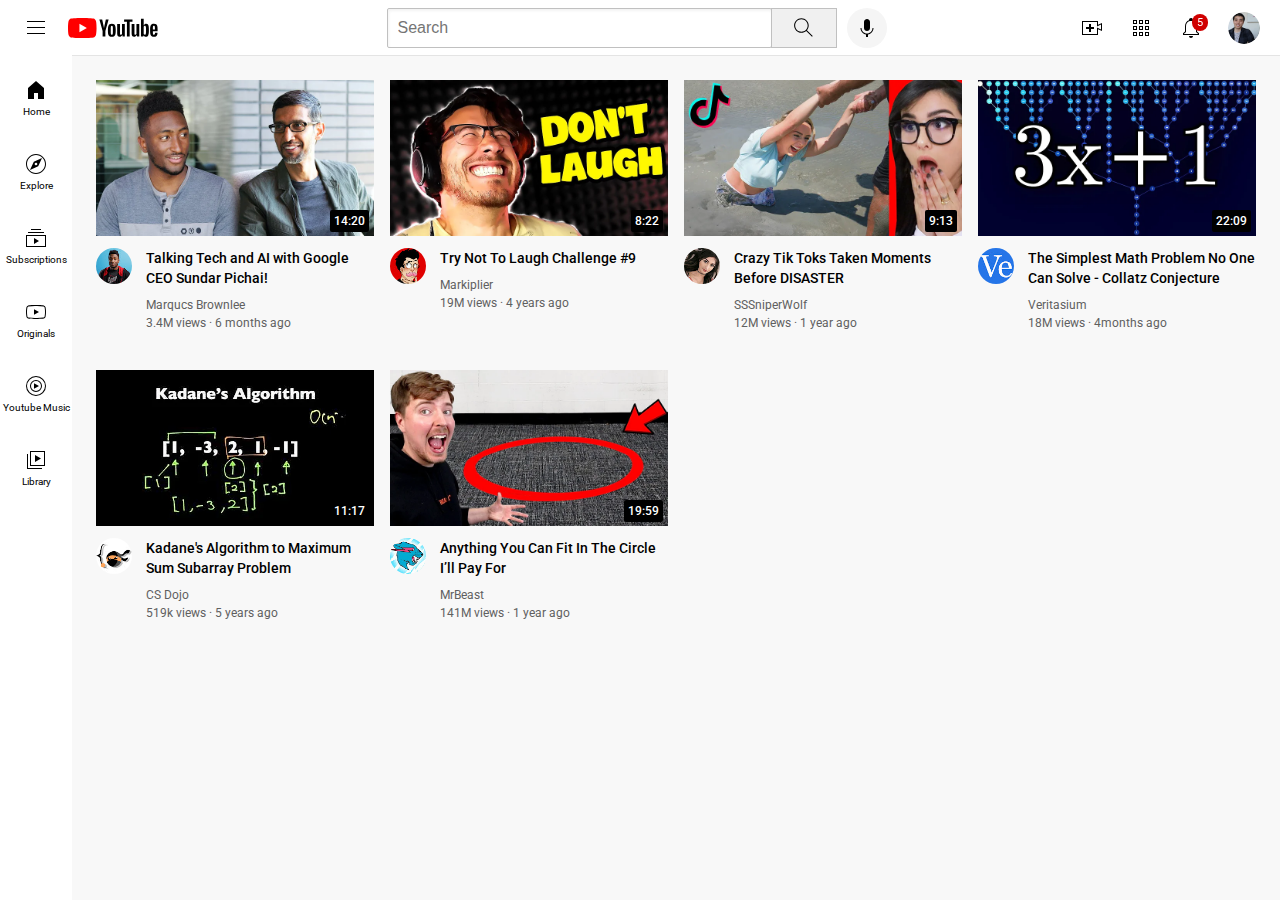
<file: index.html>
<!DOCTYPE html>
<html>
    <head>
        <title>Youtube Clone</title>
        <link rel="preconnect" href="https://fonts.googleapis.com">
        <link rel="preconnect" href="https://fonts.gstatic.com" crossorigin>
        <link href="https://fonts.googleapis.com/css2?family=Roboto:wght@400;500&display=swap" rel="stylesheet">
        <link rel="stylesheet" href="styles/general.css">
        <link rel="stylesheet" href="styles/video.css">
        <link rel="stylesheet" href="styles/header.css">
        <link rel="stylesheet" href="styles/sidebar.css">
    </head>
    <body>
        <header class="header">
            <div class="left-section">
                <img class="hamburger-menu" src="icons/hamburger-menu.svg">
                <img class="youtube-logo" src="icons/youtube-logo.svg">
            </div>
            <div class="middle-section">
                <input class="search-bar" type="text" placeholder="Search">
                <button class="search-button">
                    <img class="search-icon" src="icons/search.svg">
                    <div class="tooltip">Search</div>
                </button>
                <button class="voice-search-button">
                    <img class="voice-search-icon" src="icons/voice-search-icon.svg">
                    <div class="tooltip">Search with your voice</div>
                </button>
            </div>
            <div class="right-section">
                <div class="upload-icon-container">
                    <img class="upload-icon" src="icons/upload.svg">
                    <div class="tooltip">Create</div>
                </div>
                <div class="youtubeapps-icon-container">
                    <img class="youtubeapps-icon" src="icons/youtube-apps.svg">
                    <div class="tooltip">YouTube Apps</div>
                </div>
                <div class="nofitications-icon-container">
                    <div class="notifications-icon-symbol">
                        <img class="notifications-icon" src="icons/notifications.svg">
                        <div class="tooltip">Notifications</div>
                    </div>
                    
                    <div class="notifications-count">5</div>
                </div>
                <img class="current-user-picture" src="channel-pictures/my-channel.jpeg">
            </div>
        </header>
        
        <nav class="sidebar">
            <div class="sidebar-link">
                <img src="icons/home.svg">
                <div>Home</div>
            </div>
            <div class="sidebar-link">
                <img src="icons/explore.svg">
                <div>Explore</div>
            </div>
            <div class="sidebar-link">
                <img src="icons/subscriptions.svg">
                <div>Subscriptions</div>
            </div>
            <div class="sidebar-link">
                <img src="icons/originals.svg">
                <div>Originals</div>
            </div>
            <div class="sidebar-link">
                <img src="icons/youtube-music.svg">
                <div>Youtube Music</div>
            </div>
            <div class="sidebar-link">
                <img src="icons/library.svg">
                <div>Library</div>
            </div>
        </nav>

        <main>
            <section class="video-grid">
                <div class="video-preview">
                    <div class="thumbnail-row">
                        <img class="thumbnail" src="thumbnails/thumbnail-1.webp" >
                        <div class="video-time">
                            14:20
                        </div>
                    </div>
                    <div class="video-info-grid">
                        <div class="channel-picture">
                            <img class="profile-picture" src="channel-pictures/channel-1.jpeg">
                        </div>
                        <div class="video-info">
                            <p class="video-title">
                                Talking Tech and AI with Google CEO Sundar Pichai!
                            </p>
                            <p class="video-author">
                                Marqucs Brownlee
                            </p>
                            <p class="video-stats">
                                3.4M views &#183; 6 months ago
                            </p>
                        </div>
                    </div>
                </div>
        
                <div class="video-preview">
                    <div class="thumbnail-row">
                        <img class="thumbnail" src="thumbnails/thumbnail-2.webp" >
                        <div class="video-time">
                            8:22
                        </div>
                    </div>
                    <div class="video-info-grid">
                        <div class="channel-picture">
                            <img class="profile-picture" src="channel-pictures/channel-2.jpeg">
                        </div>
                        <div class="video-info">
                            <p class="video-title">
                                Try Not To Laugh Challenge #9
                            </p>
                            <p class="video-author">
                                Markiplier
                            </p>
                            <p class="video-stats">
                                19M views &#183; 4 years ago
                            </p>
                        </div>
                    </div>
                </div>
    
                <div class="video-preview">
                    <div class="thumbnail-row">
                        <img class="thumbnail" src="thumbnails/thumbnail-3.webp" >
                        <div class="video-time">
                            9:13
                        </div>
                    </div>
                    <div class="video-info-grid">
                        <div class="channel-picture">
                            <img class="profile-picture" src="channel-pictures/channel-3.jpeg">
                        </div>
                        <div class="video-info">
                            <p class="video-title">
                                Crazy Tik Toks Taken Moments Before DISASTER
                            </p>
                            <p class="video-author">
                                SSSniperWolf
                            </p>
                            <p class="video-stats">
                                12M views &#183; 1 year ago
                            </p>
                        </div>
                    </div>
                </div>
    
                <div class="video-preview">
                    <div class="thumbnail-row">
                        <img class="thumbnail" src="thumbnails/thumbnail-4.webp" >
                        <div class="video-time">
                            22:09
                        </div>
                    </div>
                    <div class="video-info-grid">
                        <div class="channel-picture">
                            <img class="profile-picture" src="channel-pictures/channel-4.jpeg">
                        </div>
                        <div class="video-info">
                            <p class="video-title">
                                The Simplest Math Problem No One Can Solve - Collatz Conjecture
                            </p>
                            <p class="video-author">
                                Veritasium
                            </p>
                            <p class="video-stats">
                                18M views &#183; 4months ago
                            </p>
                        </div>
                    </div>
                </div>
    
                <div class="video-preview">
                    <div class="thumbnail-row">
                        <img class="thumbnail" src="thumbnails/thumbnail-5.webp" >
                        <div class="video-time">
                            11:17
                        </div>
                    </div>
                    <div class="video-info-grid">
                        <div class="channel-picture">
                            <img class="profile-picture" src="channel-pictures/channel-5.jpeg">
                        </div>
                        <div class="video-info">
                            <p class="video-title">
                                Kadane's Algorithm to Maximum Sum Subarray Problem
                            </p>
                            <p class="video-author">
                                CS Dojo
                            </p>
                            <p class="video-stats">
                                519k views &#183; 5 years ago
                            </p>
                        </div>
                    </div>
                </div>
        
                <div class="video-preview">
                    <div class="thumbnail-row">
                        <img class="thumbnail" src="thumbnails/thumbnail-6.webp" >
                        <div class="video-time">
                            19:59
                        </div>
                    </div>
                    <div class="video-info-grid">
                        <div class="channel-picture">
                            <img class="profile-picture" src="channel-pictures/channel-6.jpeg">
                        </div>
                        <div class="video-info">
                            <p class="video-title">
                                Anything You Can Fit In The Circle I’ll Pay For
                            </p>
                            <p class="video-author">
                                MrBeast
                            </p>
                            <p class="video-stats">
                                141M views &#183; 1 year ago
                            </p>
                        </div>
                    </div>
                </div>
            </section>
        </main>
        
    </body>
</html>
</file>
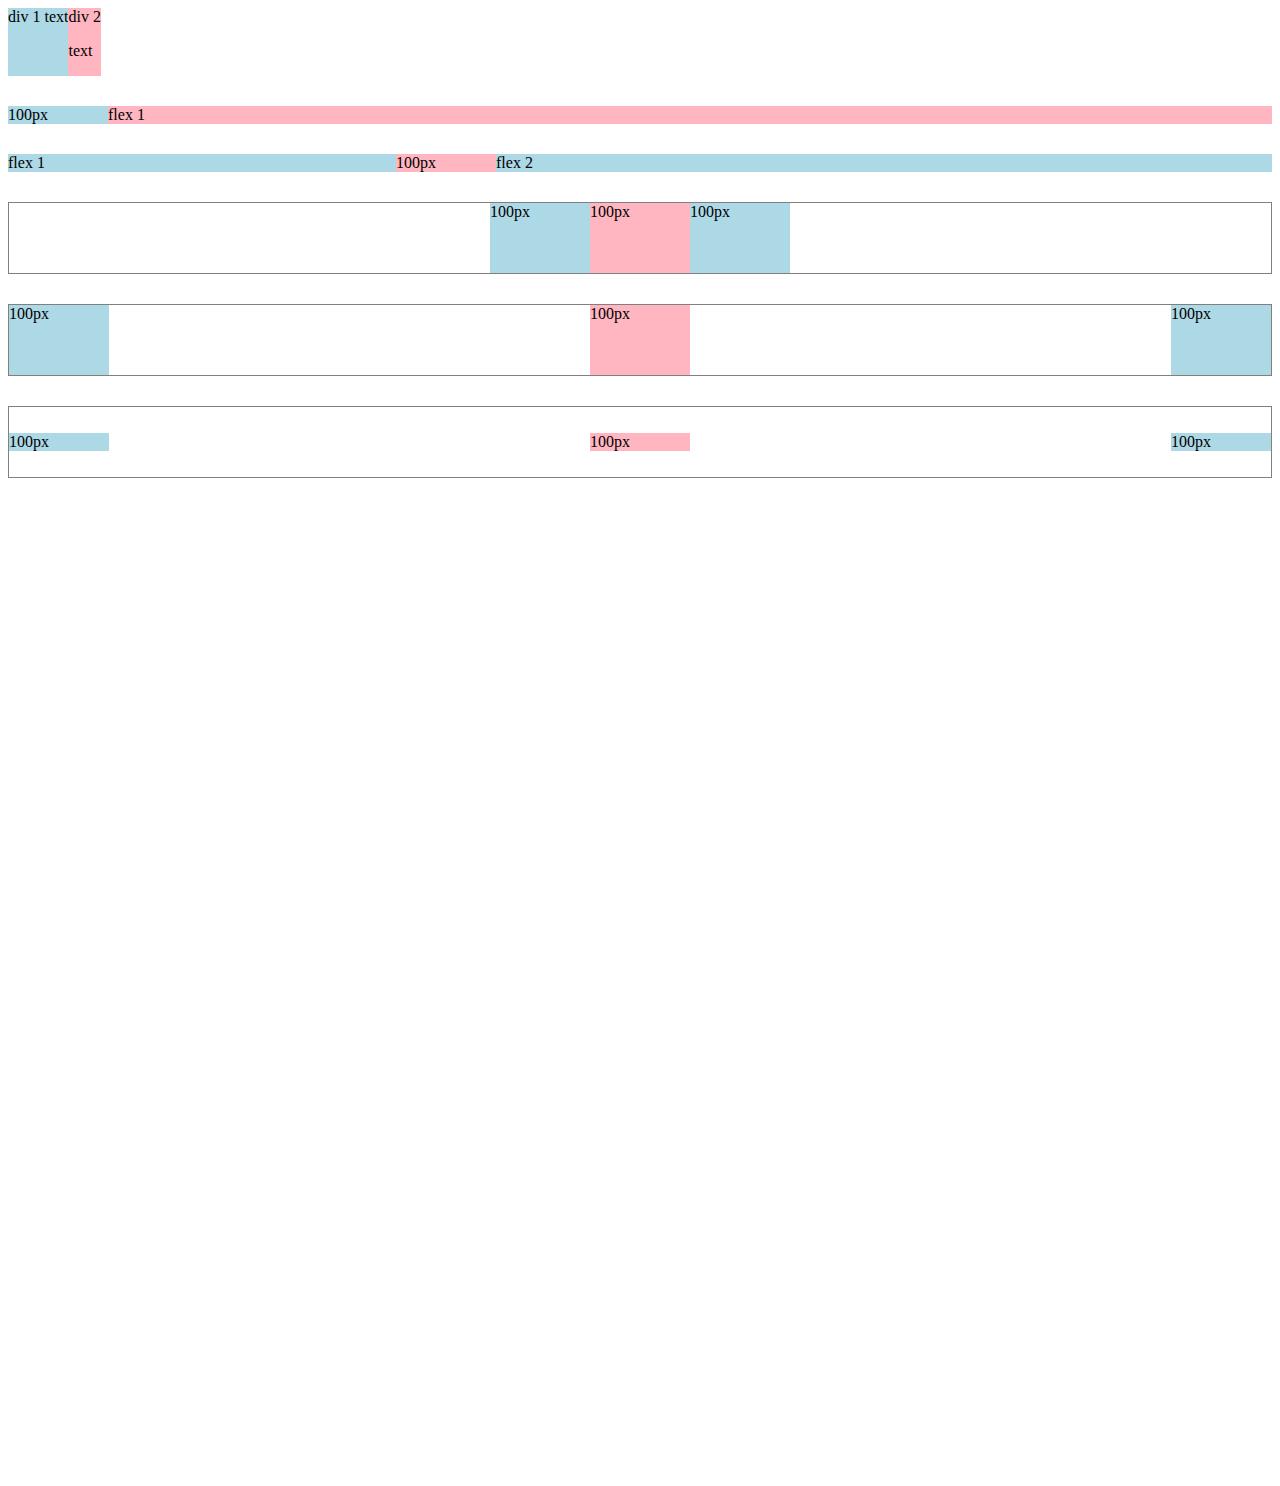
<file: flexbox.html>
<!DOCTYPE html>
<html>
    <head>
        <title>Flexbox Practice</title>
    </head>
    <body style="padding-bottom: 1000px;">
        <div style="
            display: flex;
            flex-direction: row;">
            <div style="background-color: lightblue;">div 1 text</div>
            <div style="background-color: lightpink;">div 2 <p>text</p></div>
        </div>
        <div style="
            margin-top: 30px;
            display: flex;
            flex-direction: row;">
            <div style="
             background-color: lightblue;
             width: 100px;">
                100px</div>
            <div style="
             background-color: lightpink;
             flex: 1;">
                flex 1
            </div>
        </div>
        <div style="
            margin-top: 30px;
            display: flex;
            flex-direction: row;">
            <div style="
             background-color: lightblue;
             flex: 1;">
                flex 1
            </div>
            <div style="
             background-color: lightpink;
             width: 100px;">
                100px
            </div>
            <div style="
             background-color: lightblue;
             flex: 2;">
                flex 2
            </div>
        </div>
        <div style="
            margin-top: 30px;
            height: 70px;
            border-width: 1px;
            border-style: solid;
            border-color: gray;

            display: flex;
            flex-direction: row;
            justify-content: center;">
            <div style="
             background-color: lightblue;
             width: 100px;">
                100px
            </div>
            <div style="
             background-color: lightpink;
             width: 100px;">
                100px
            </div>
            <div style="
             background-color: lightblue;
             width: 100px;">
                100px
            </div>
        </div>
        <div style="
            margin-top: 30px;
            height: 70px;
            border-width: 1px;
            border-style: solid;
            border-color: gray;

            display: flex;
            flex-direction: row;
            justify-content: space-between;">
            <div style="
             background-color: lightblue;
             width: 100px;">
                100px
            </div>
            <div style="
             background-color: lightpink;
             width: 100px;">
                100px
            </div>
            <div style="
             background-color: lightblue;
             width: 100px;">
                100px
            </div>
        </div>
        <div style="
            margin-top: 30px;
            height: 70px;
            border-width: 1px;
            border-style: solid;
            border-color: gray;

            display: flex;
            flex-direction: row;
            justify-content: space-between;
            align-items: center;">
            <div style="
             background-color: lightblue;
             width: 100px;">
                100px
            </div>
            <div style="
             background-color: lightpink;
             width: 100px;">
                100px
            </div>
            <div style="
             background-color: lightblue;
             width: 100px;">
                100px
            </div>
        </div>
    </body>
</html>
</file>
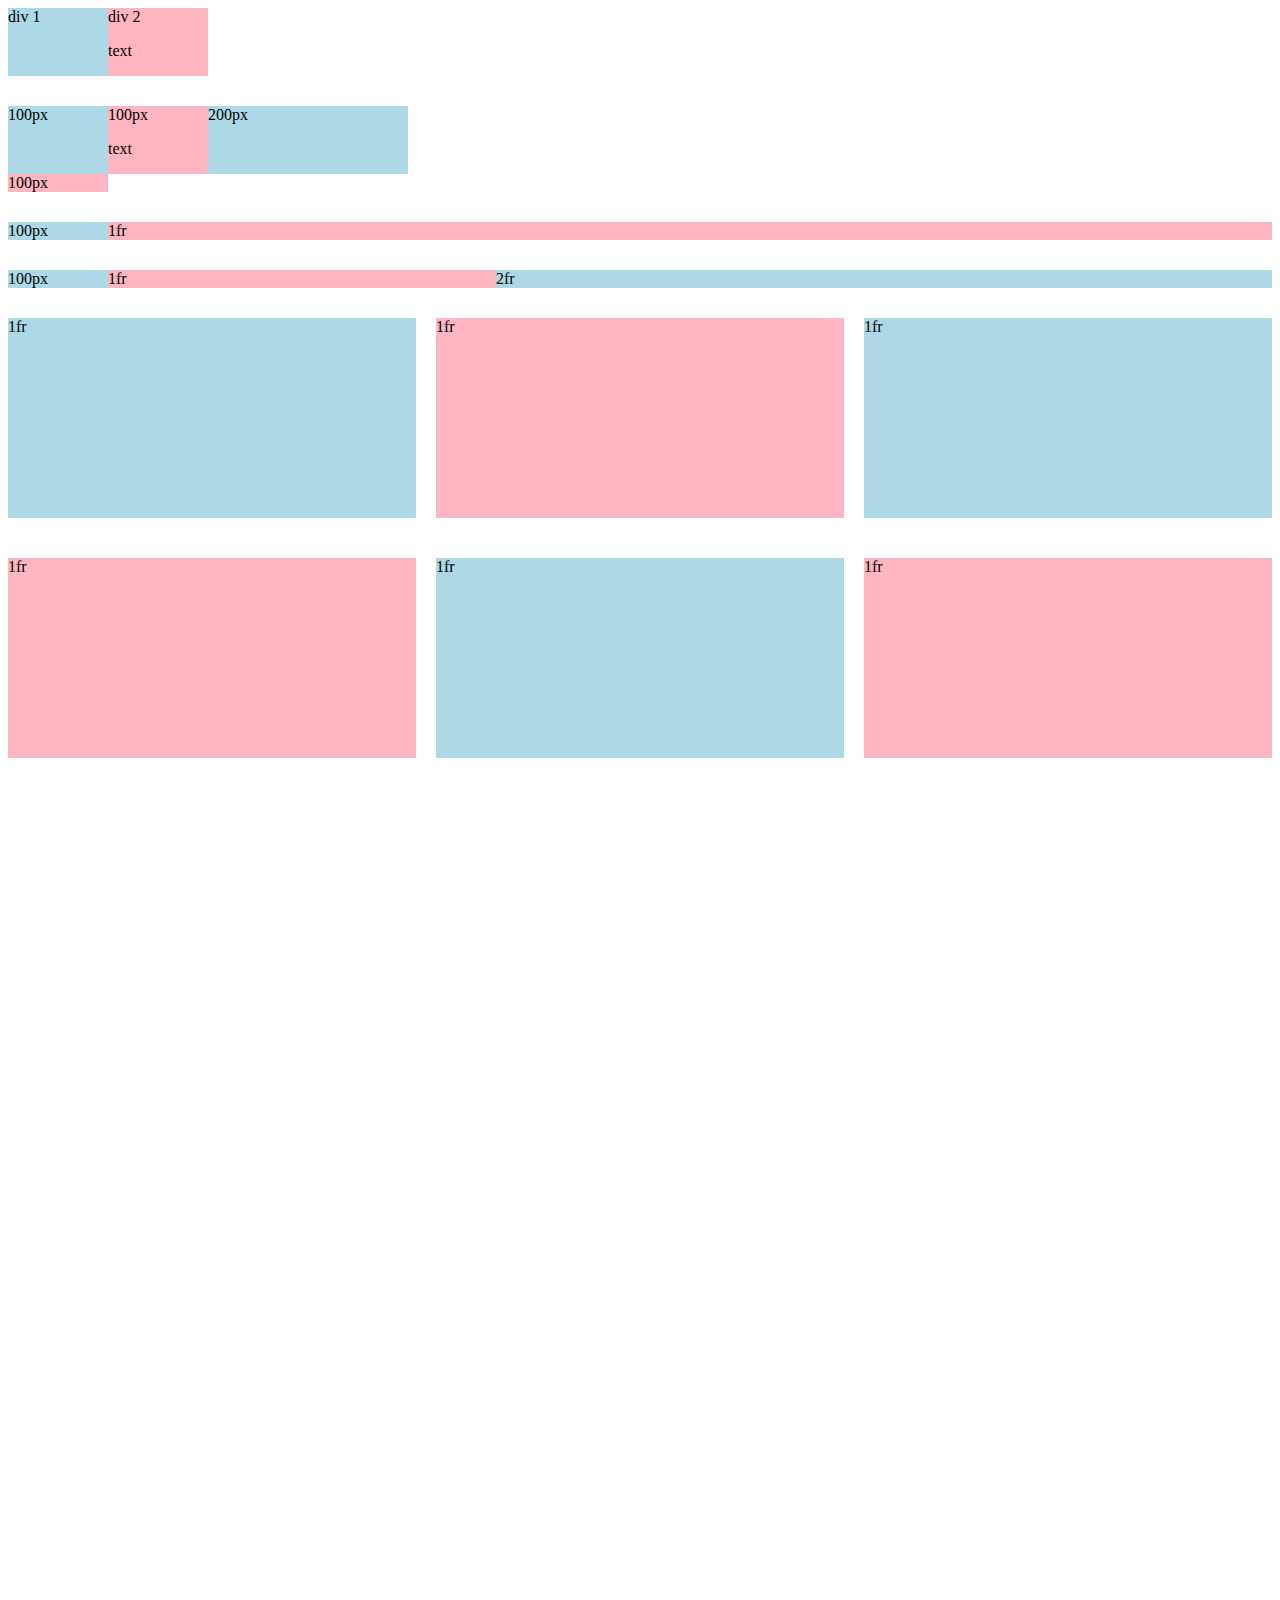
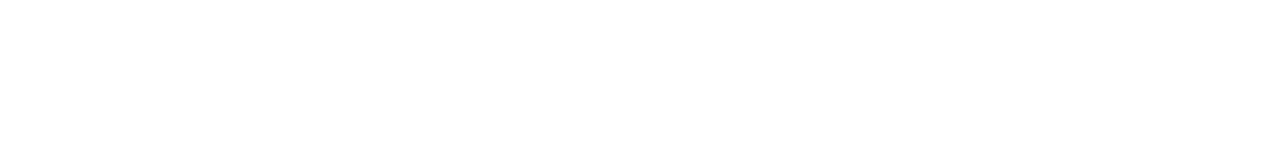
<file: grid.html>
<!DOCTYPE html>
<html>
    <head>
        <title>Grid Practice</title>
    </head>
    <body style="padding-bottom: 1000px;">
        <div style="display: grid; grid-template-columns: 100px 100px ; ">
            <div style="background-color: lightblue;">
                div 1
            </div>
            <div style="background-color: lightpink ;">
                div 2
                <p>text</p>
            </div>
            
        </div>

        <div style="margin-top: 30px; display: grid; 
        grid-template-columns: 100px 100px 200px ;">
            <div style="background-color: lightblue;">
                100px
            </div>
            <div style="background-color: lightpink ;">
                100px
                <p>text</p>
            </div>
            <div style="background-color: lightblue;">
                200px
            </div>
            <div style="background-color: lightpink ;">
                100px
            </div>
        </div>
        <div style="margin-top: 30px; display: grid; 
                grid-template-columns: 100px 1fr  ;">
                <div style="background-color: lightblue;">
                    100px
                </div>
                <div style="background-color: lightpink ;">
                    1fr
                </div>
        </div>
        <div style="margin-top: 30px; 
                display: grid; 
                grid-template-columns: 100px 1fr 2fr ;">
                <div style="background-color: lightblue;">
                    100px
                </div>
                <div style="background-color: lightpink ;">
                    1fr
                </div>
                <div style="background-color: lightblue;">
                    2fr
                </div>
        </div>
        <div style="margin-top: 30px; display: grid; 
                grid-template-columns: 1fr 1fr 1fr ;
                column-gap: 20px;
                row-gap: 40px;
                ">
                <div style="background-color: lightblue; height: 200px;">
                    1fr
                </div>
                <div style="background-color: lightpink; height: 200px;">
                    1fr
                </div>
                <div style="background-color: lightblue; height: 200px;">
                    1fr
                </div>
                <div style="background-color: lightpink; height: 200px;">
                    1fr
                </div>
                <div style="background-color: lightblue; height: 200px;">
                    1fr
                </div>
                <div style="background-color: lightpink; height: 200px;">
                    1fr
                </div>
        </div>
    </body>
</html>
</file>
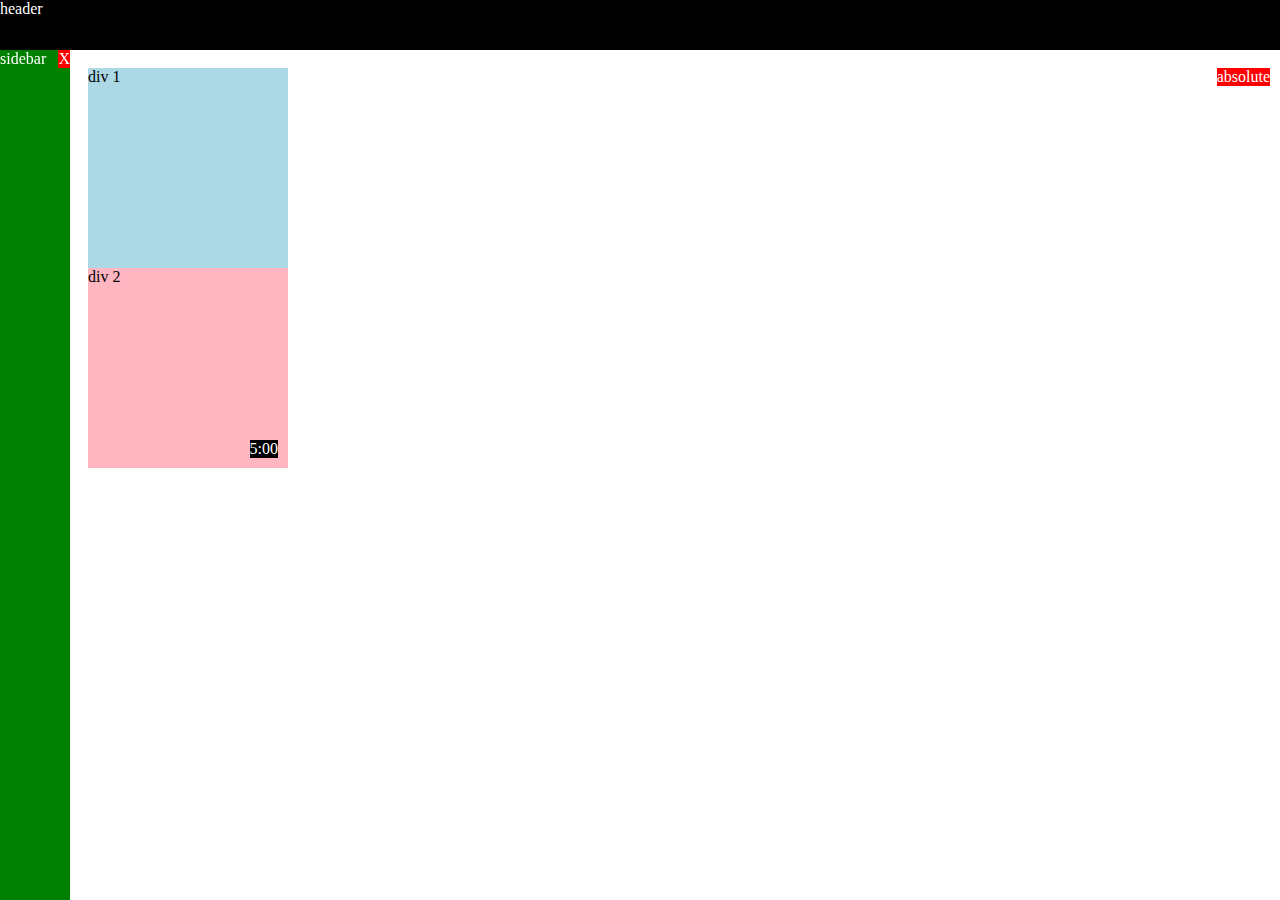
<file: position.html>
<!DOCTYPE html>
<html>
    <head>
        <title>Position practice</title>
    </head>
    <body style="
        height: 300px;
        padding-top: 60px;
        padding-left: 80px;">
        <div style="
            background-color: black;
            color: white;
            position: fixed;
            top: 0px;
            left: 0px;
            right: 0px;
            height: 50px;
            z-index: 100;">
            header
        </div>
        <div style="
         background-color: green;
         position: fixed;
         color: white;
         left: 0;
         bottom: 0;
         top: 50px;
         width: 70px;">
            sidebar
            <div style="
            position: absolute;
            background-color: red;
            color: white;
            right: 0;
            top: 0;">
                X
            </div>
        </div>
        <div style="
         position: absolute;
         background-color: red;
         color: white;
         right: 10px;
         top: 60;">
            absolute
        </div>
        <div style="
            background-color: #add8e6;
            height: 200px;
            width: 200px;
            position: static;">
            div 1
        </div>
        <div style="
            background-color: lightpink;
            height: 200px;
            width: 200px;
            position: relative;">
            div 2
            <div style="
            position: absolute;
            background-color: black;
            color: white;
            right: 10px;
            bottom: 10px;">
                5:00
            </div>
        </div>
    </body>
</html>
</file>
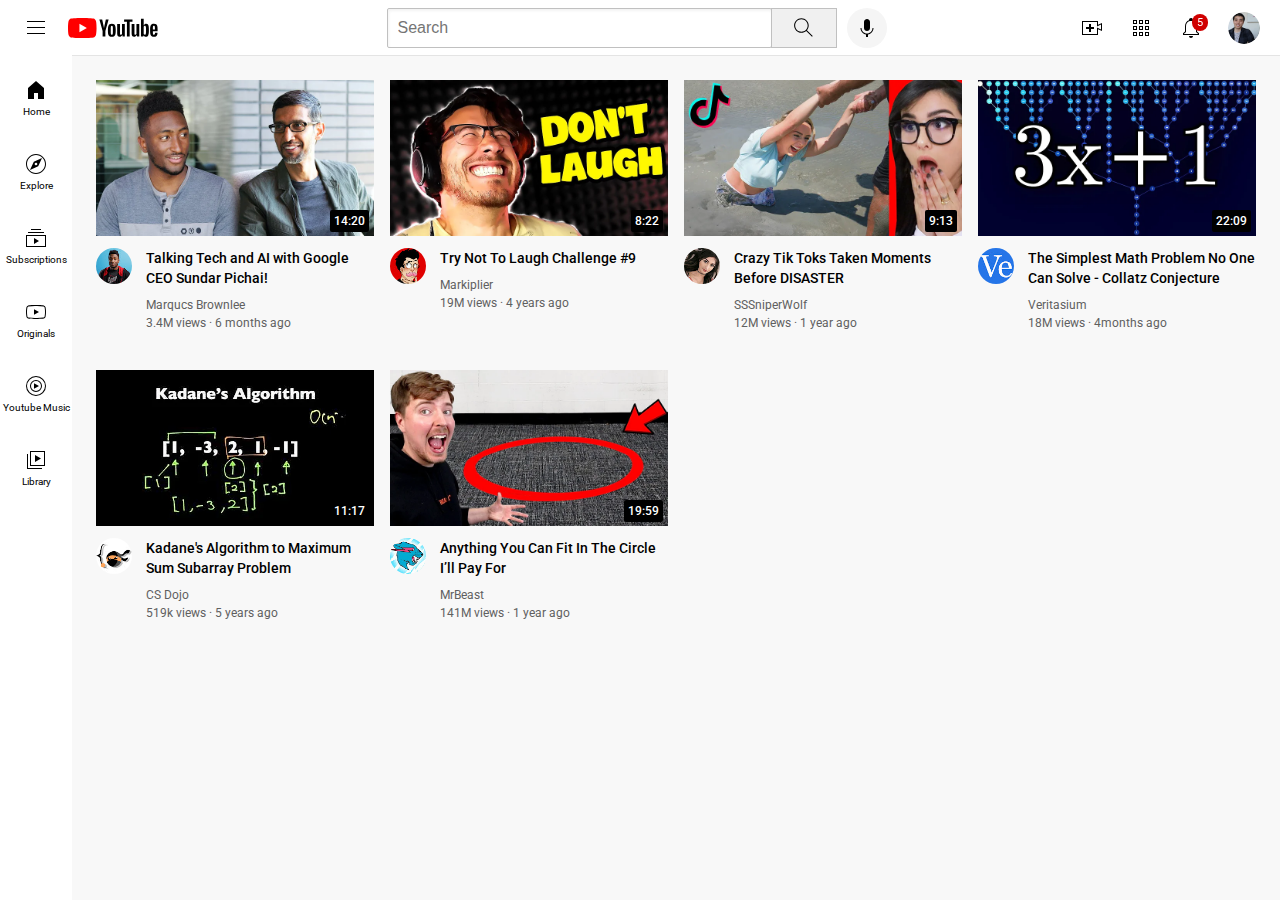
<file: youtube.html>
<!DOCTYPE html>
<html>
    <head>
        <title>Youtube Clone</title>
        <link rel="preconnect" href="https://fonts.googleapis.com">
        <link rel="preconnect" href="https://fonts.gstatic.com" crossorigin>
        <link href="https://fonts.googleapis.com/css2?family=Roboto:wght@400;500&display=swap" rel="stylesheet">
        <link rel="stylesheet" href="styles/general.css">
        <link rel="stylesheet" href="styles/video.css">
        <link rel="stylesheet" href="styles/header.css">
        <link rel="stylesheet" href="styles/sidebar.css">
    </head>
    <body>
        <header class="header">
            <div class="left-section">
                <img class="hamburger-menu" src="icons/hamburger-menu.svg">
                <img class="youtube-logo" src="icons/youtube-logo.svg">
            </div>
            <div class="middle-section">
                <input class="search-bar" type="text" placeholder="Search">
                <button class="search-button">
                    <img class="search-icon" src="icons/search.svg">
                    <div class="tooltip">Search</div>
                </button>
                <button class="voice-search-button">
                    <img class="voice-search-icon" src="icons/voice-search-icon.svg">
                    <div class="tooltip">Search with your voice</div>
                </button>
            </div>
            <div class="right-section">
                <div class="upload-icon-container">
                    <img class="upload-icon" src="icons/upload.svg">
                    <div class="tooltip">Create</div>
                </div>
                <div class="youtubeapps-icon-container">
                    <img class="youtubeapps-icon" src="icons/youtube-apps.svg">
                    <div class="tooltip">YouTube Apps</div>
                </div>
                <div class="nofitications-icon-container">
                    <div class="notifications-icon-symbol">
                        <img class="notifications-icon" src="icons/notifications.svg">
                        <div class="tooltip">Notifications</div>
                    </div>
                    
                    <div class="notifications-count">5</div>
                </div>
                <img class="current-user-picture" src="channel-pictures/my-channel.jpeg">
            </div>
        </header>
        
        <nav class="sidebar">
            <div class="sidebar-link">
                <img src="icons/home.svg">
                <div>Home</div>
            </div>
            <div class="sidebar-link">
                <img src="icons/explore.svg">
                <div>Explore</div>
            </div>
            <div class="sidebar-link">
                <img src="icons/subscriptions.svg">
                <div>Subscriptions</div>
            </div>
            <div class="sidebar-link">
                <img src="icons/originals.svg">
                <div>Originals</div>
            </div>
            <div class="sidebar-link">
                <img src="icons/youtube-music.svg">
                <div>Youtube Music</div>
            </div>
            <div class="sidebar-link">
                <img src="icons/library.svg">
                <div>Library</div>
            </div>
        </nav>

        <main>
            <section class="video-grid">
                <div class="video-preview">
                    <div class="thumbnail-row">
                        <img class="thumbnail" src="thumbnails/thumbnail-1.webp" >
                        <div class="video-time">
                            14:20
                        </div>
                    </div>
                    <div class="video-info-grid">
                        <div class="channel-picture">
                            <img class="profile-picture" src="channel-pictures/channel-1.jpeg">
                        </div>
                        <div class="video-info">
                            <p class="video-title">
                                Talking Tech and AI with Google CEO Sundar Pichai!
                            </p>
                            <p class="video-author">
                                Marqucs Brownlee
                            </p>
                            <p class="video-stats">
                                3.4M views &#183; 6 months ago
                            </p>
                        </div>
                    </div>
                </div>
        
                <div class="video-preview">
                    <div class="thumbnail-row">
                        <img class="thumbnail" src="thumbnails/thumbnail-2.webp" >
                        <div class="video-time">
                            8:22
                        </div>
                    </div>
                    <div class="video-info-grid">
                        <div class="channel-picture">
                            <img class="profile-picture" src="channel-pictures/channel-2.jpeg">
                        </div>
                        <div class="video-info">
                            <p class="video-title">
                                Try Not To Laugh Challenge #9
                            </p>
                            <p class="video-author">
                                Markiplier
                            </p>
                            <p class="video-stats">
                                19M views &#183; 4 years ago
                            </p>
                        </div>
                    </div>
                </div>
    
                <div class="video-preview">
                    <div class="thumbnail-row">
                        <img class="thumbnail" src="thumbnails/thumbnail-3.webp" >
                        <div class="video-time">
                            9:13
                        </div>
                    </div>
                    <div class="video-info-grid">
                        <div class="channel-picture">
                            <img class="profile-picture" src="channel-pictures/channel-3.jpeg">
                        </div>
                        <div class="video-info">
                            <p class="video-title">
                                Crazy Tik Toks Taken Moments Before DISASTER
                            </p>
                            <p class="video-author">
                                SSSniperWolf
                            </p>
                            <p class="video-stats">
                                12M views &#183; 1 year ago
                            </p>
                        </div>
                    </div>
                </div>
    
                <div class="video-preview">
                    <div class="thumbnail-row">
                        <img class="thumbnail" src="thumbnails/thumbnail-4.webp" >
                        <div class="video-time">
                            22:09
                        </div>
                    </div>
                    <div class="video-info-grid">
                        <div class="channel-picture">
                            <img class="profile-picture" src="channel-pictures/channel-4.jpeg">
                        </div>
                        <div class="video-info">
                            <p class="video-title">
                                The Simplest Math Problem No One Can Solve - Collatz Conjecture
                            </p>
                            <p class="video-author">
                                Veritasium
                            </p>
                            <p class="video-stats">
                                18M views &#183; 4months ago
                            </p>
                        </div>
                    </div>
                </div>
    
                <div class="video-preview">
                    <div class="thumbnail-row">
                        <img class="thumbnail" src="thumbnails/thumbnail-5.webp" >
                        <div class="video-time">
                            11:17
                        </div>
                    </div>
                    <div class="video-info-grid">
                        <div class="channel-picture">
                            <img class="profile-picture" src="channel-pictures/channel-5.jpeg">
                        </div>
                        <div class="video-info">
                            <p class="video-title">
                                Kadane's Algorithm to Maximum Sum Subarray Problem
                            </p>
                            <p class="video-author">
                                CS Dojo
                            </p>
                            <p class="video-stats">
                                519k views &#183; 5 years ago
                            </p>
                        </div>
                    </div>
                </div>
        
                <div class="video-preview">
                    <div class="thumbnail-row">
                        <img class="thumbnail" src="thumbnails/thumbnail-6.webp" >
                        <div class="video-time">
                            19:59
                        </div>
                    </div>
                    <div class="video-info-grid">
                        <div class="channel-picture">
                            <img class="profile-picture" src="channel-pictures/channel-6.jpeg">
                        </div>
                        <div class="video-info">
                            <p class="video-title">
                                Anything You Can Fit In The Circle I’ll Pay For
                            </p>
                            <p class="video-author">
                                MrBeast
                            </p>
                            <p class="video-stats">
                                141M views &#183; 1 year ago
                            </p>
                        </div>
                    </div>
                </div>
            </section>
        </main>
        
    </body>
</html>
</file>
<file: styles/general.css>
p{
    margin-top: 0;
    margin-bottom: 0;
}
body{
    font-family: Roboto, Arial;
    margin: 0;
    padding-top: 80px;
    padding-left: 96px;
    padding-right: 24px;
    background-color: rgb(248, 248, 248);
}
</file>
<file: styles/video.css>
.thumbnail{
    width: 100%;
}
.video-title{
    margin-top: 0;
    font-size: 14px;
    font-weight: 500;
    line-height: 20px;
    margin-bottom: 10px;
    cursor: pointer;
}
.video-info-grid{
    display: grid;
    grid-template-columns: 50px 1fr;
}
.profile-picture{
    width: 36px;
    border-radius: 50px;
    cursor: pointer;
}
.thumbnail-row{
    margin-bottom: 8px;
    position: relative;
}
.video-author,
.video-stats{
    font-size: 12px;
    color: rgb(96, 96, 96);
}
.video-author{
    margin-bottom: 4px;
    cursor: pointer;
}
.video-grid{
    display: grid;
    grid-template-columns: 1fr 1fr 1fr;
    column-gap: 16px;
    row-gap: 40px;
}

@media (max-width:750px) {
    .video-grid{
        grid-template-columns: 1fr 1fr;
    }
}

@media (min-width:1000px) and (max-width:750px) {
    .video-grid{
        grid-template-columns: 1fr 1fr 1fr;
    }
}

@media (min-width:1000px) {
    .video-grid{
        grid-template-columns: 1fr 1fr 1fr 1fr;
    }
}
.video-time{
    font-size: 12px;
    font-weight: 500;
    padding: 4px;
    border-radius: 2px;
    background-color: black;
    color: white;
    position: absolute;
    bottom: 8px;
    right: 5px;
}
</file>
<file: styles/header.css>
.header{
    height: 55px;

    display: flex;
    flex-direction: row;
    justify-content: space-between;

    position: fixed;
    top: 0;
    left: 0;
    right: 0;
    z-index: 100;
    background-color: white;
    border-bottom-width: 1px;
    border-bottom-style: solid;
    border-bottom-color: rgb(228, 228, 228);
}
.left-section{
    display: flex;
    align-items: center;
}

.hamburger-menu{
    height: 24px;
    margin-left: 24px;
    margin-right: 20px;
}
.youtube-logo{
    height: 20px;
}

.middle-section{
    flex: 1;
    margin-left: 70px;
    margin-right: 35px;
    max-width: 500px;
    display: flex;
    align-items: center;
}

.search-bar{
    flex: 1;
    height: 36px;
    padding-left: 10px;
    font-size: 16px;
    border: 1px solid rgb(192, 192, 192);
    border-radius: 2px;
    box-shadow: inset 1px 2px 3px rgba(0, 0, 0, 0.05);
    width: 0;
}
.search-bar::placeholder{
    font-size: 16px;
}
.search-button{
    height: 40px;
    width: 66px;
    background-color: rgb(240, 240, 240);
    border-width: 1px;
    border-style: solid;
    border-color: rgb(192, 192, 192);
    margin-left: -1px;
    margin-right: 10px;
}
.search-button, 
.voice-search-button,
.upload-icon-container,
.notifications-icon-symbol,
.youtubeapps-icon-container{
    display: flex;
    justify-content: center;
    align-items: center;
    position: relative;
}

.search-button .tooltip,
.voice-search-button .tooltip,
.upload-icon-container .tooltip,
.notifications-icon-symbol .tooltip,
.youtubeapps-icon-container .tooltip{
    position: absolute;
    background-color: gray;
    color: white;
    padding-top: 4px;
    padding-bottom: 4px;
    padding-left: 8px;
    padding-right: 8px;
    border-radius: 2px;
    font-size: 12px;
    bottom: -30px;
    opacity: 0;
    transition: 0.15s;
    pointer-events: none;
    white-space: nowrap;
}
.search-button:hover .tooltip,
.voice-search-button:hover .tooltip,
.upload-icon-container:hover .tooltip,
.notifications-icon-symbol:hover .tooltip,
.youtubeapps-icon-container:hover .tooltip{
    opacity: 1;
}

.search-icon{
    height: 25px;
}
.voice-search-button{
    height: 40px;
    width: 40px;
    border-radius: 20px;
    border: none;
    background-color: rgb(245, 245, 245);
}
.voice-search-icon{
    height: 24px;
}

.right-section{
    width: 180px;
    margin-right: 20px;
    display: flex;
    align-items: center;
    justify-content: space-between;
    flex-shrink: 0;
}
.upload-icon{
    height: 24px;
}
.youtubeapps-icon{
    height: 24px;
}
.notifications-icon{
    height: 24px;
}
.nofitications-icon-container{
    position: relative;
}
.notifications-count{
    position: absolute;
    top: -2px;  
    right: -5px;
    background-color: rgb(208, 0, 0);
    color: white;
    font-size: 11px;
    padding-left: 5px;
    padding-right: 5px;
    padding-top: 2px;
    padding-bottom: 2px;
    border-radius: 10px;
}

.current-user-picture{
    height: 32px;
    border-radius: 106px;
}
</file>
<file: styles/sidebar.css>
.sidebar{
    position: fixed;
    left: 0;
    bottom: 0;
    top: 55px;
    background-color: white;
    width: 72px;
    z-index: 200;
    padding-top: 5px;
}
.sidebar-link{
    height: 74px;
    display: flex;
    justify-content: center;
    align-items: center;
    flex-direction: column;
    cursor: pointer;
}
.sidebar-link:hover{
    background-color: rgb(236, 235, 235);
}

.sidebar-link img{
    height: 24px;
    margin-bottom: 4px;
}
.sidebar-link div{
    font-size: 10px;
}
</file>
